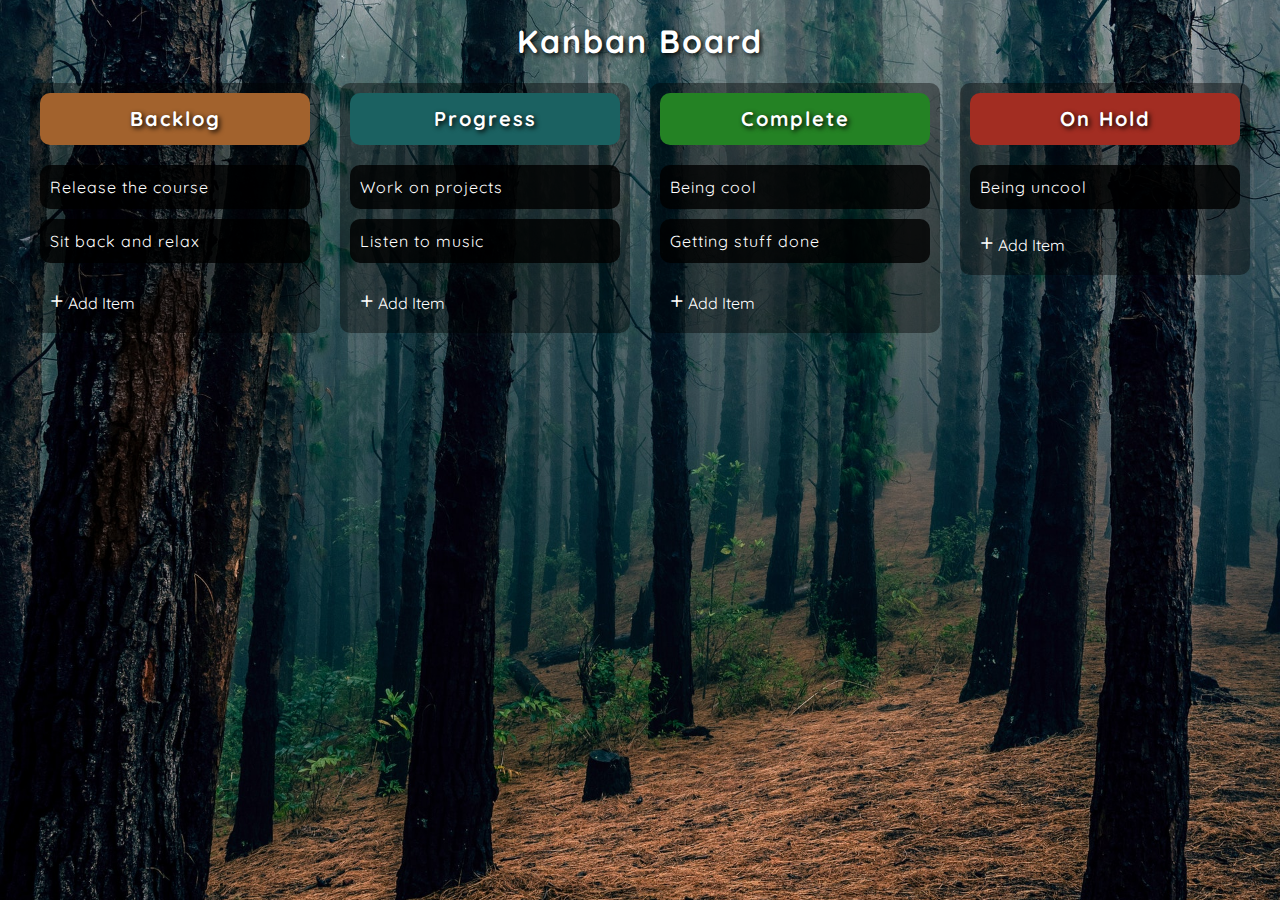
<file: drag-and-drop/index.html>
<!DOCTYPE html>
<html lang="en">
<head>
    <meta charset="UTF-8">
    <meta name="viewport" content="width=device-width, initial-scale=1.0">
    <title>Drag and Drop</title>
    <link rel="icon" type="image/png" href="favicon.png">
    <link rel="stylesheet" href="style.css">
</head>
<body>
    <h1 class="main-title">Kanban Board</h1>
    <div class="drag-container">
        <ul class="drag-list">
            <!-- Backlog Column -->
            <li class="drag-column backlog-column">
                <span class="header">
                    <h1>Backlog</h1>
                </span>
                <!-- Backlog Content -->
                <div class="custom-scroll">
                    <ul class="drag-item-list" id="backlog-list" ondrop="drop(event)" ondragover="allowDrop(event)" ondragenter="dragEnter(0)">
                    </ul>
                </div>
                <!-- Add Button Group -->
                <div class="add-btn-group">
                    <div class="add-btn">
                        <span class="plus-sign">+</span>
                        <span>Add Item</span>
                    </div>
                    <div class="add-btn solid">
                        <span>Save Item</span>
                    </div>
                    <div class="add-container">
                        <div class="add-item"></div>
                    </div>
                </div>
            </li>
            <!-- Progress Column -->
            <li class="drag-column progress-column">
                <span class="header">
                    <h1>Progress</h1>
                </span>
                <!-- Progress Content -->
                <div class="custom-scroll">
                    <ul class="drag-item-list" id="progress-list" ondrop="drop(event)" ondragover="allowDrop(event)" ondragenter="dragEnter(1)">
                    </ul>
                </div>
                <!-- Add Button Group -->
                <div class="add-btn-group">
                    <div class="add-btn">
                        <span class="plus-sign">+</span>
                        <span>Add Item</span>
                    </div>
                    <div class="add-btn solid">
                        <span>Save Item</span>
                    </div>
                    <div class="add-container">
                        <div class="add-item"></div>
                    </div>
                </div>
            </li>
            <!-- Complete Column -->
            <li class="drag-column complete-column">
                <span class="header">
                    <h1>Complete</h1>
                </span>
                <!-- Complete Content -->
                <div class="custom-scroll">
                    <ul class="drag-item-list" id="complete-list" ondrop="drop(event)" ondragover="allowDrop(event)" ondragenter="dragEnter(2)">
                    </ul>
                </div>
                <!-- Add Button Group -->
                <div class="add-btn-group">
                    <div class="add-btn">
                        <span class="plus-sign">+</span>
                        <span>Add Item</span>
                    </div>
                    <div class="add-btn solid">
                        <span>Save Item</span>
                    </div>
                    <div class="add-container">
                        <div class="add-item"></div>
                    </div>
                </div>
            </li>
            <!-- On Hold Column -->
            <li class="drag-column on-hold-column">
                <span class="header">
                    <h1>On Hold</h1>
                </span>
                <!-- On Hold Content -->
                <div class="custom-scroll">
                    <ul class="drag-item-list" id="on-hold-list" ondrop="drop(event)" ondragover="allowDrop(event)" ondragenter="dragEnter(3)">
                    </ul>
                </div>
                <!-- Add Button Group -->
                <div class="add-btn-group">
                    <div class="add-btn">
                        <span class="plus-sign">+</span>
                        <span>Add Item</span>
                    </div>
                    <div class="add-btn solid">
                        <span>Save Item</span>
                    </div>
                    <div class="add-container">
                        <div class="add-item"></div>
                    </div>
                </div>
            </li>
        </ul>
    </div>
    <!-- Script -->
    <script src="script.js"></script>
</body>
</html>
</file>
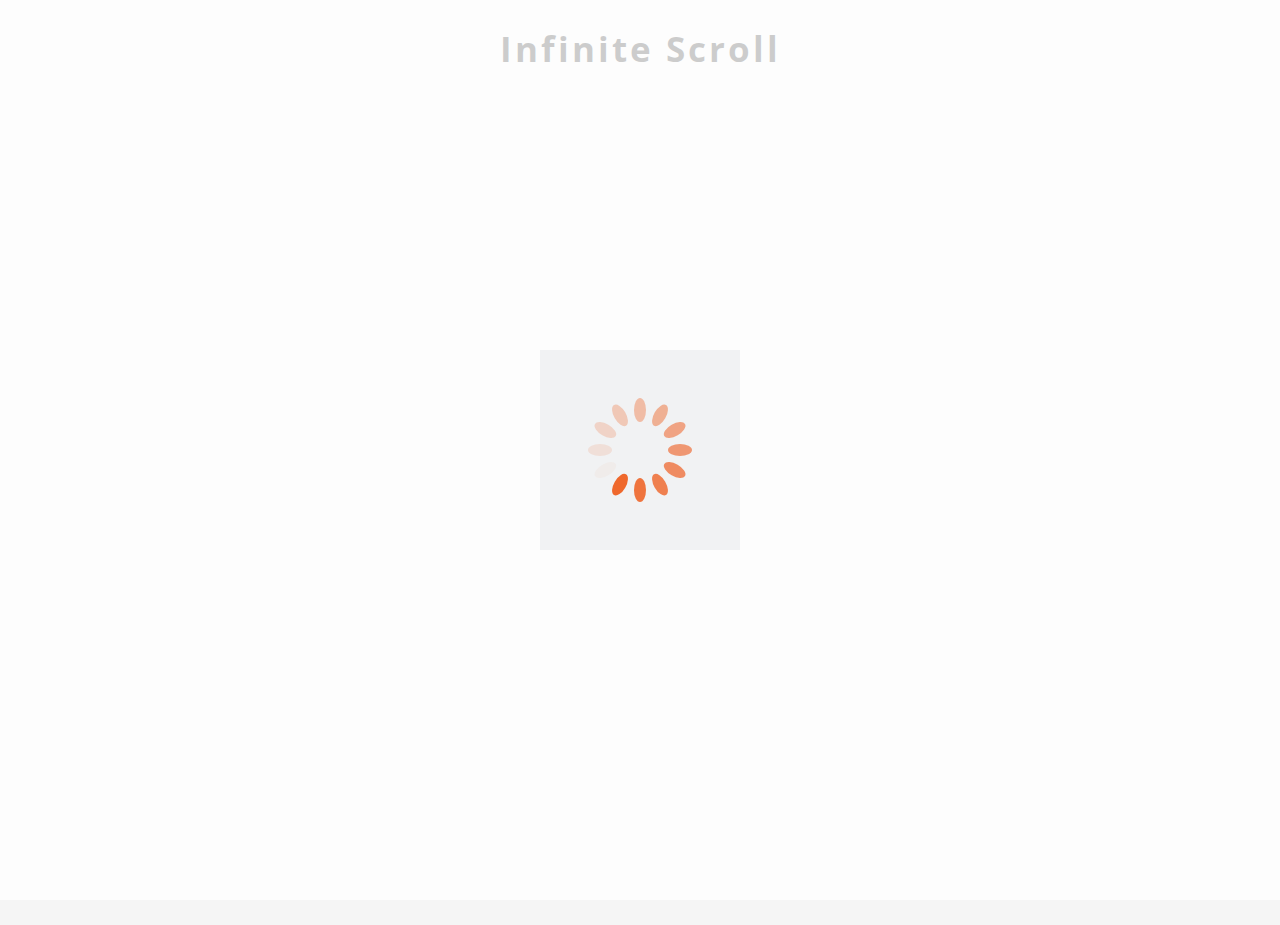
<file: infinity-scroll/index.html>
<!DOCTYPE html>
<html lang="en">
<head>
    <meta charset="UTF-8">
    <meta name="viewport" content="width=device-width, initial-scale=1.0">
    <title>Infinite Scroll</title>
    <link rel="icon" type="image/png" href="favicon.png">
    <link rel="stylesheet" href="https://cdnjs.cloudflare.com/ajax/libs/font-awesome/5.10.2/css/all.min.css"/>
    <link rel="stylesheet" href="style.css">
</head>
<body>
    <!-- Title -->
    <h1>Infinite Scroll</h1>
    <!-- Loader -->
    <div class="loader" id="loader">
        <img src="loader.svg" alt="Loading">
    </div>
    <!-- Image Container -->
    <div class="image-container" id="image-container"></div>
    <!-- Script -->
    <script src="script.js"></script>
</body>
</html>
</file>
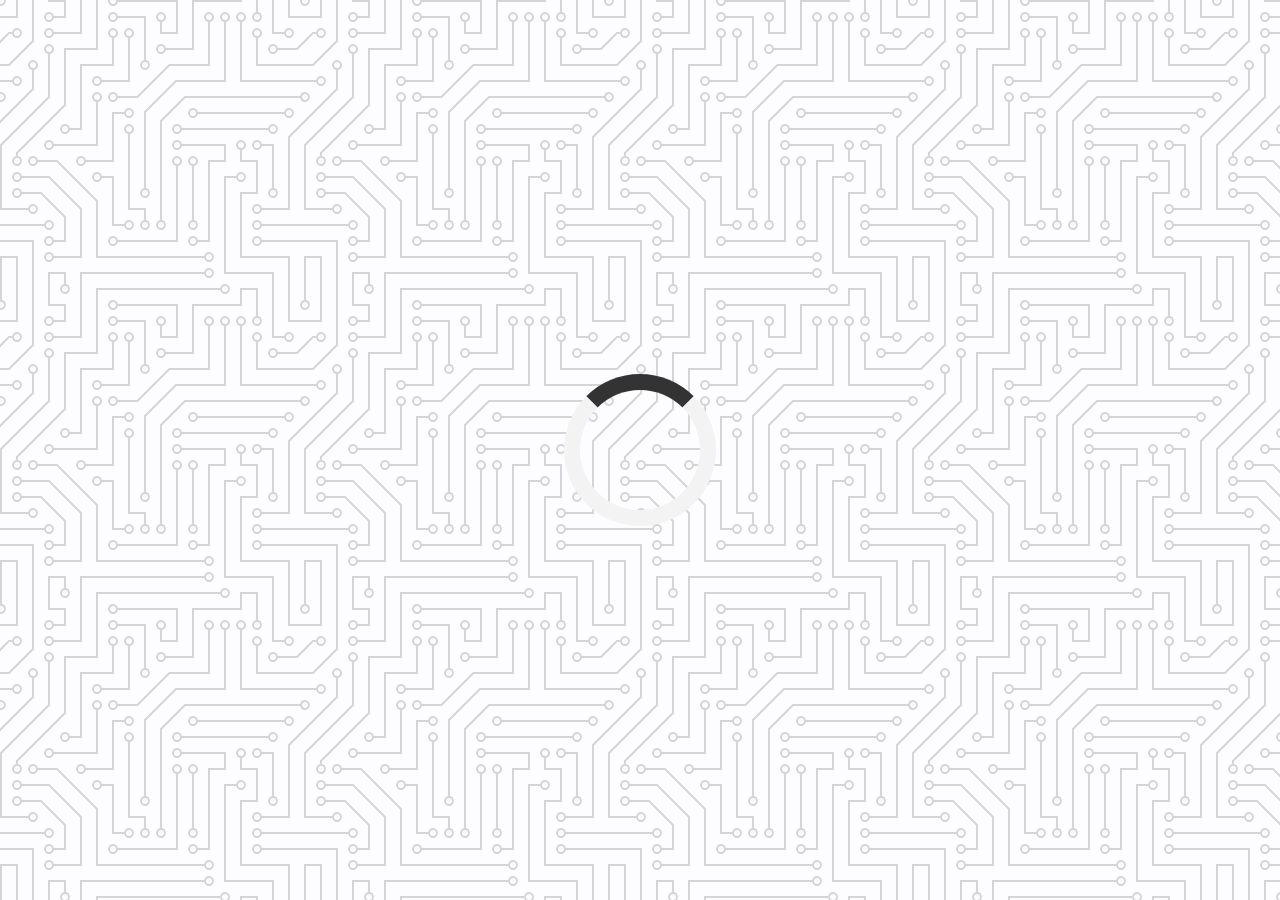
<file: quote-generator/index.html>
<!DOCTYPE html>
<html lang="en">
<head>
    <meta charset="UTF-8">
    <meta name="viewport" content="width=device-width, initial-scale=1.0">
    <title>Quote Generator</title>
    <link rel="icon" type="image/png" href="favicon.png">
    <link rel="stylesheet" href="https://cdnjs.cloudflare.com/ajax/libs/font-awesome/5.10.2/css/all.min.css"/>
    <link rel="stylesheet" href="style.css">
</head>
<body>
    <div class="quote-container" id="quote-container">
        <!-- Quote -->
        <div class="quote-text">
            <i class="fas fa-quote-left"></i>
            <!-- use id to target the element -->
            <span id="quote"></span>
        </div>
        <!-- Author -->
        <div class="quote-author">
            <span id="author"></span>
        </div>
        <!-- Buttons -->
        <div class="button-container">
            <button class="twitter-button" id="twitter" title="Tweet This">
                <i class="fab fa-twitter"></i>
            </button>
            <button id="new-quote">New Quote</button>
        </div>
    </div>
    <!-- Loader -->
    <div class="loader" id="loader"></div>
    <!-- Script -->
    <script src="script.js"></script>
</body>
</html>
</file>
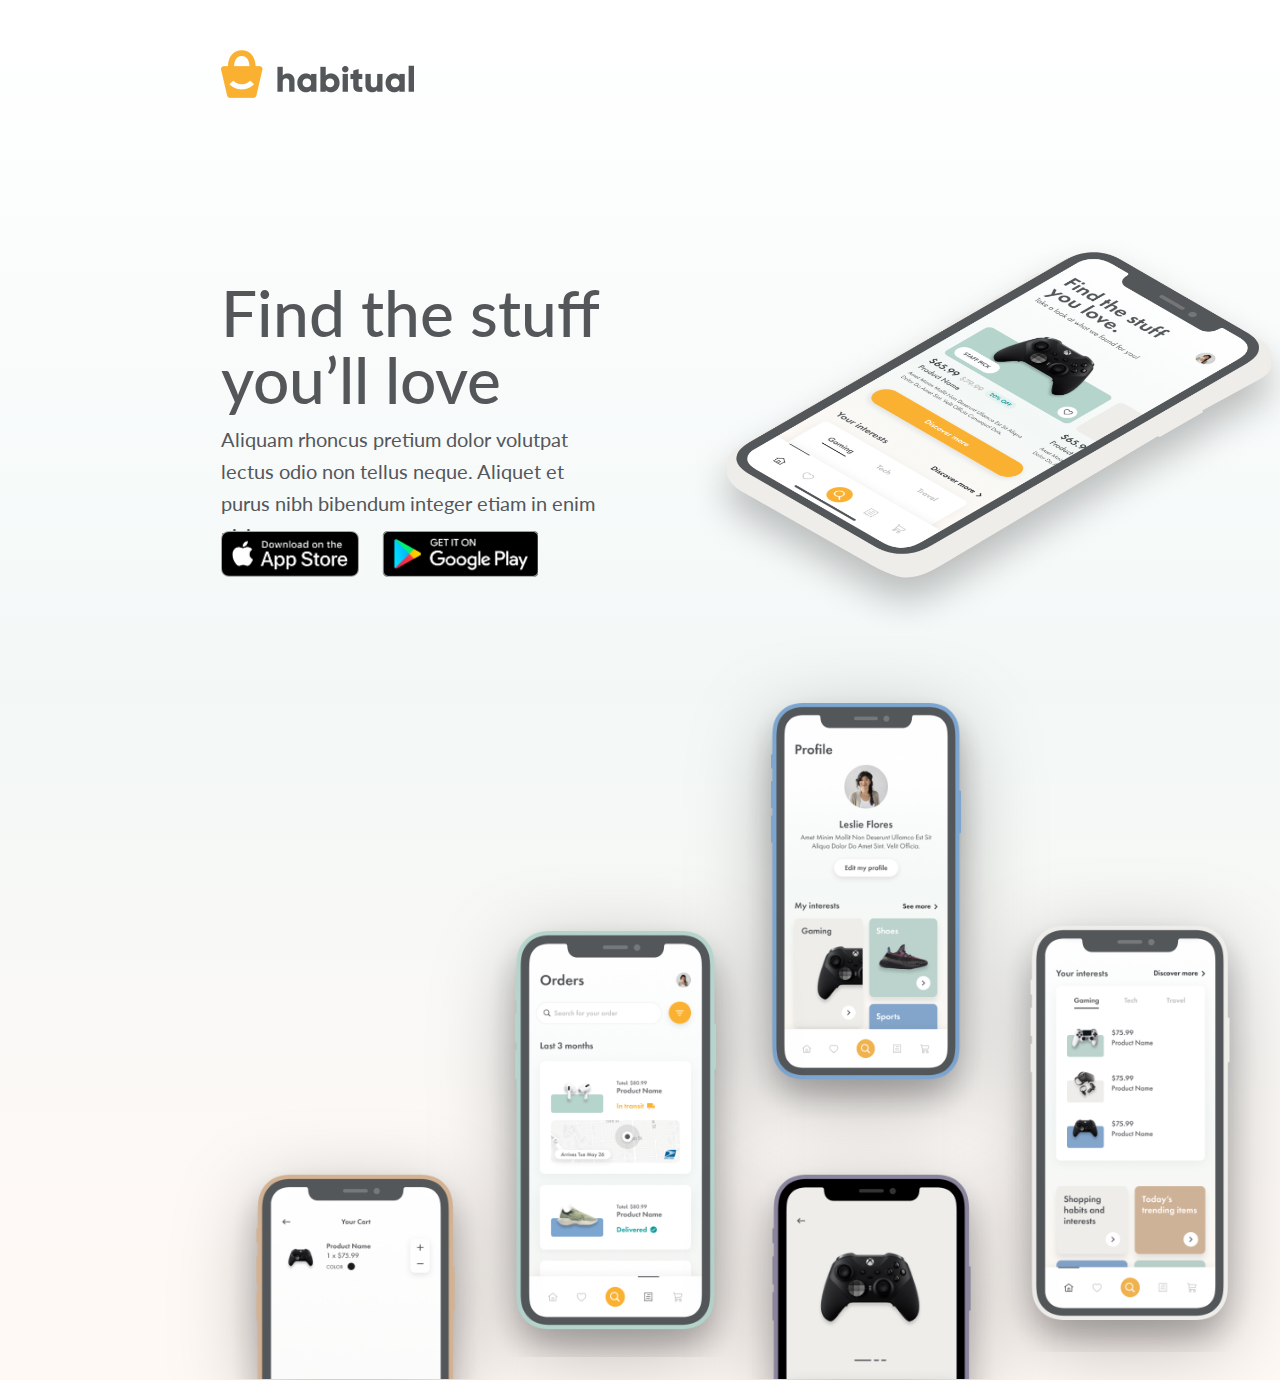
<file: splash-page/index.html>
<!DOCTYPE html>
<html lang="en">
<head>
    <meta charset="UTF-8">
    <meta name="viewport" content="width=device-width, initial-scale=1.0">
    <title>Splash Page</title>
    <link rel="icon" type="image/png" href="favicon.png">
    <link rel="stylesheet" href="style.css">
</head>
<body>
    <div class="wrapper">
        <!-- Brand Logo -->
        <img src="./img/habitual-branding.png" alt="Habitual Logo" class="brand-img">
        <!-- Title -->
        <div class="text-container">
            <h1 class="title">Find the stuff you’ll love</h1>
            <p class="text">Aliquam rhoncus pretium dolor volutpat lectus odio non tellus neque. Aliquet et purus nibh bibendum integer etiam in enim nisi.</p>
        </div>
        <div class="app-store-btn">
            <a href="https://apple.com" target="_blank">
                <img src="./img/app-store-button.png" alt="App Store"></a>
        </div>
        <div class="google-play-btn">
            <a href="https://play.google.com" target="_blank">
                <img src="./img/google-play-button.png" alt="Google Play">
            </a>
        </div>
        <!-- Main Image -->
        <div class="main-image-container">
            <img src="./img/main-image.png" alt="Landing Page Mockup">
        </div>
        <!-- Images -->
        <img src="./img/profile.png" alt="Profile Mockup" class="profile-img">
        <img src="./img/orders.png" alt="Orders Mockup" class="orders-img">
        <img src="./img/home.png" alt="Home Mockup" class="home-img">
        <img src="./img/cart.png" alt="Cart Mockup" class="cart-img">
        <img src="./img/product.png" alt="Product Mockup" class="product-img">
    </div>
    <!-- Script -->
    <script src="script.js"></script>
</body>
</html>
</file>
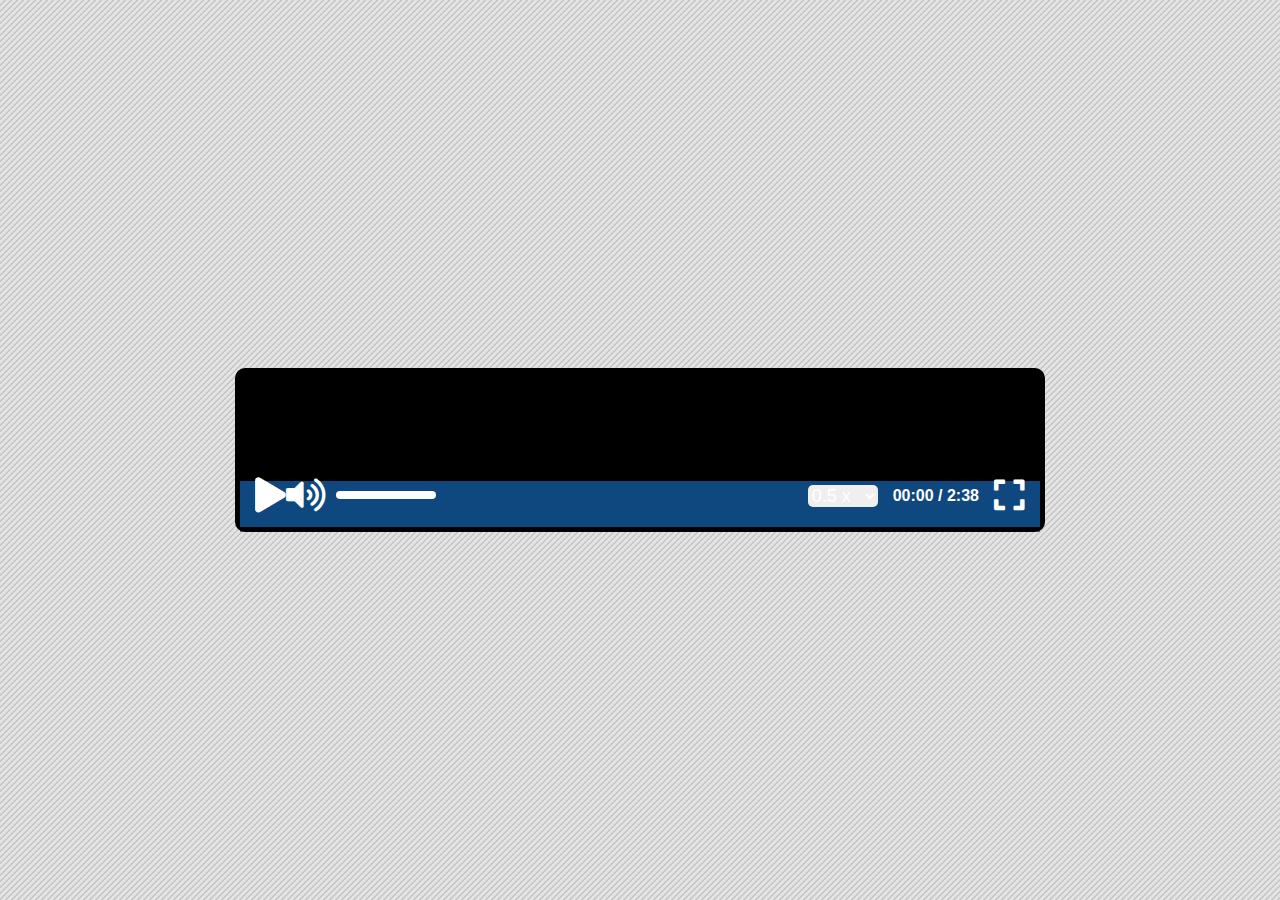
<file: video-player/index.html>
<!DOCTYPE html>
<html lang="en">
<head>
    <meta charset="UTF-8">
    <meta name="viewport" content="width=device-width, initial-scale=1.0">
    <title>Custom Video Player</title>
    <link rel="icon" type="image/png" href="favicon.png">
    <link rel="stylesheet" href="https://cdnjs.cloudflare.com/ajax/libs/font-awesome/5.10.2/css/all.min.css"/>
    <link rel="stylesheet" href="style.css">
</head>
<body>
    <!-- Car Racing (1080P)-->
    <!-- https://pixabay.com/videos/download/video-41758_source.mp4?attachment -->
    <!-- Lake (4K) -->
    <!-- https://pixabay.com/videos/download/video-28745_source.mp4?attachment -->
    <!-- Ocean (720P)-->
    <!-- https://pixabay.com/videos/download/video-31377_tiny.mp4?attachment -->
    <div class="player">
        <video src="https://pixabay.com/videos/download/video-31377_tiny.mp4?attachment" class="video"></video>
        <!-- Show Controls -->
        <div class="show-controls">
            <!-- Controls Container -->
            <div class="controls-container">
                <!-- Progress Bar -->
                <div class="progress-range" title="Seek">
                    <div class="progress-bar"></div>
                </div>
                <div class="control-group">
                    <div class="controls-left">
                        <!-- Play/Pause -->
                        <i class="fas fa-play" title="Play" id="play-btn"></i>
                        <!-- Volume -->
                        <div class="volume">
                            <div class="volume-icon">
                                <i class="fas fa-volume-up" title="Mute" id="volume-icon"></i>
                            </div>
                            <div class="volume-range" title="Change Volume">
                                <div class="volume-bar"></div>
                            </div>
                        </div>
                    </div>
    
                    <!-- Right Controls -->
                    <div class="controls-right">
                        <div class="speed" title="Playnack Rate">
                            <select name="playbackRate" class="player-speed">
                                <option value="0.5">0.5 x</option>
                                <option value="0.75">0.75 x</option>
                                <option value="1">1 x</option>
                                <option value="1.5">1.5 x</option>
                                <option value="2">2 x</option>
                            </select>
                        </div>
                        <!-- Time -->
                        <div class="time">
                            <span class="time-elapsed">00:00 / </span>
                            <span class="time-duration">2:38</span>
                        </div>
                        <!-- Full Screen -->
                        <div class="fullscreen">
                            <i class="fas fa-expand"></i>
                        </div>
                    </div>
                </div>
            </div>
        </div>
    </div> 
    <!-- Script -->
    <script src="script.js"></script>
</body>
</html>
</file>
<file: drag-and-drop/style.css>
/* Trees Image - Pexels: https://www.pexels.com/photo/photo-of-trees-in-forest-3801030/ */
@import url("https://fonts.googleapis.com/css?family=Quicksand&display=swap");

html {
  box-sizing: border-box;
}

:root {
  --column-1: #a2622d;
  --column-2: #1b6161;
  --column-3: #248224;
  --column-4: #a22d22;
}

body {
  margin: 0;
  background: url("./trees.jpg");
  background-size: cover;
  background-position: 50% 60%;
  background-attachment: fixed;
  color: white;
  font-family: Quicksand, sans-serif;
  overflow-y: hidden;
}

h1 {
  letter-spacing: 2px;
  text-shadow: 2px 2px 5px black;
}

.main-title {
  text-align: center;
  font-size: 3rem;
}

ul {
  list-style-type: none;
  margin: 0;
  padding: 0;
}

.drag-container {
  margin: 20px;
}

.drag-list {
  display: flex;
  align-items: flex-start;
}

/* Columns */
.drag-column {
  flex: 1;
  margin: 0 10px;
  position: relative;
  background-color: rgba(0, 0, 0, 0.4);
  border-radius: 10px;
  overflow-x: hidden;
}

.backlog-column .header,
.backlog-column .solid,
.backlog-column .solid:hover,
.backlog-column .over {
  background-color: var(--column-1);
}

.progress-column .header,
.progress-column .solid,
.progress-column .solid:hover,
.progress-column .over {
  background-color: var(--column-2);
}

.complete-column .header,
.complete-column .solid,
.complete-column .solid:hover,
.complete-column .over {
  background-color: var(--column-3);
}

.on-hold-column .header,
.on-hold-column .solid,
.on-hold-column .solid:hover,
.on-hold-column .over {
  background-color: var(--column-4);
}

/* Custom Scrollbar */
.custom-scroll {
  overflow-y: auto;
  max-height: 40vh;
}

.custom-scroll::-webkit-scrollbar-track {
  box-shadow: inset 0 0 6px rgba(0, 0, 0, 0.4);
  border-radius: 10px;
  background-color: rgba(255, 255, 255, 0.3);
  margin-right: 5px;
}

.custom-scroll::-webkit-scrollbar {
  width: 10px;
}

.custom-scroll::-webkit-scrollbar-thumb {
  border-radius: 10px;
  box-shadow: inset 0 0 6px rgba(0, 0, 0, 0.3);
  background-color: rgba(0, 0, 0, 0.8);
}

.header {
  display: flex;
  justify-content: center;
  border-radius: 10px;
  margin: 10px;
}

.header h1 {
  font-size: 1.25rem;
}

/* Drag and Drop */
.over {
  padding: 50px 10px;
}

.drag-item-list {
  min-height: 50px;
}

.drag-item {
  margin: 10px;
  padding: 10px;
  height: fit-content;
  background-color: rgba(0, 0, 0, 0.8);
  border-radius: 10px;
  line-height: 1.5rem;
  letter-spacing: 1px;
  cursor: pointer;
}

.drag-item:focus {
  outline: none;
  background-color: white;
  color: black;
}

/* Add Button Group */
.add-btn-group {
  display: flex;
  justify-content: space-between;
}

.add-btn {
  margin: 10px;
  padding: 5px 10px;
  display: flex;
  align-items: center;
  cursor: pointer;
  width: fit-content;
  border-radius: 5px;
  transition: all 0.3s ease-in;
  user-select: none;
}

.add-btn:hover {
  background-color: rgba(255, 255, 255, 0.9);
  color: black;
}

.add-btn:active {
  transform: scale(0.97);
}

.solid {
  display: none;
}

.solid:hover {
  transition: unset;
  filter: brightness(95%);
  color: white;
}

.plus-sign {
  font-size: 1.5rem;
  margin-right: 5px;
  position: relative;
  top: -3px;
}

.add-container {
  margin: 10px;
  padding: 5px 10px;
  border-radius: 10px;
  background-color: rgba(255, 255, 255, 0.9);
  min-height: 100px;
  display: none;
}

.add-item {
  width: 100%;
  min-height: 100px;
  height: auto;
  background-color: white;
  border-radius: 10px;
  margin: 5px auto;
  resize: none;
  color: black;
  padding: 10px;
}

.add-item:focus {
  outline: none;
}

/* Media Query: Laptop */
@media screen and (max-width: 1800px) {
  .main-title {
    font-size: 2rem;
  }
}

/* Media Query: Large Smartphone (Vertical) */
@media screen and (max-width: 600px) {
  body {
    overflow-y: auto;
  }

  .drag-container {
    margin: 0;
  }

  .drag-list {
    display: block;
  }

  .drag-column {
    margin: 10px;
  }
}
</file>
<file: infinity-scroll/style.css>
@import url('https://fonts.googleapis.com/css2?family=Open+Sans:wght@600&display=swap');

html {
  box-sizing: border-box;
}

body {
  margin: 0;
  min-height: 100vh;
  font-family: 'Open Sans', sans-serif;
  background: whitesmoke;
}

h1 {
    text-align: center;
    margin-top: 25px;
    font-size: 35px;
    letter-spacing: 3px;
}

/* Loader */
.loader {
  position: fixed;
  top: 0;
  bottom: 0;
  left: 0;
  right: 0;
  background: rgba(255, 255, 255, 0.8);
}

/* img element inside the loader div */
.loader img {
  position: fixed;
  top: 50%;
  left: 50%;
  /* The transform CSS property lets you rotate, scale, skew, or translate an element. 
  It modifies the coordinate space of the CSS visual formatting model. 
  https://developer.mozilla.org/en-US/docs/Web/CSS/transform 
  保证了屏幕被拖拽变形之后仍然能够根据当前页面大小进行匹配 找到中间位置
  */
  transform: translate(-50%, -50%); 
}

/* Image Container */
.image-container {
  margin: 10px 30%;
}

.image-container img {
  width: 100%;
  margin-top: 8px;
}

/* Media Query: Large Smartphone */
@media screen and (max-width: 600px) {
  h1 {
    font-size: 28px;
  }

  .image-container {
    margin: 10px;
  }
}
</file>
<file: quote-generator/style.css>
@import url('https://fonts.googleapis.com/css2?family=Montserrat:ital@1&display=swap');

html {
  box-sizing: border-box;
}

body {
  margin: 0;
  min-height: 100vh;
  color: #000;
  background-color: #fdfcff;
  background-image: url("data:image/svg+xml,%3Csvg xmlns='http://www.w3.org/2000/svg' viewBox='0 0 304 304' width='304' height='304'%3E%3Cpath fill='%23101011' fill-opacity='0.17' d='M44.1 224a5 5 0 1 1 0 2H0v-2h44.1zm160 48a5 5 0 1 1 0 2H82v-2h122.1zm57.8-46a5 5 0 1 1 0-2H304v2h-42.1zm0 16a5 5 0 1 1 0-2H304v2h-42.1zm6.2-114a5 5 0 1 1 0 2h-86.2a5 5 0 1 1 0-2h86.2zm-256-48a5 5 0 1 1 0 2H0v-2h12.1zm185.8 34a5 5 0 1 1 0-2h86.2a5 5 0 1 1 0 2h-86.2zM258 12.1a5 5 0 1 1-2 0V0h2v12.1zm-64 208a5 5 0 1 1-2 0v-54.2a5 5 0 1 1 2 0v54.2zm48-198.2V80h62v2h-64V21.9a5 5 0 1 1 2 0zm16 16V64h46v2h-48V37.9a5 5 0 1 1 2 0zm-128 96V208h16v12.1a5 5 0 1 1-2 0V210h-16v-76.1a5 5 0 1 1 2 0zm-5.9-21.9a5 5 0 1 1 0 2H114v48H85.9a5 5 0 1 1 0-2H112v-48h12.1zm-6.2 130a5 5 0 1 1 0-2H176v-74.1a5 5 0 1 1 2 0V242h-60.1zm-16-64a5 5 0 1 1 0-2H114v48h10.1a5 5 0 1 1 0 2H112v-48h-10.1zM66 284.1a5 5 0 1 1-2 0V274H50v30h-2v-32h18v12.1zM236.1 176a5 5 0 1 1 0 2H226v94h48v32h-2v-30h-48v-98h12.1zm25.8-30a5 5 0 1 1 0-2H274v44.1a5 5 0 1 1-2 0V146h-10.1zm-64 96a5 5 0 1 1 0-2H208v-80h16v-14h-42.1a5 5 0 1 1 0-2H226v18h-16v80h-12.1zm86.2-210a5 5 0 1 1 0 2H272V0h2v32h10.1zM98 101.9V146H53.9a5 5 0 1 1 0-2H96v-42.1a5 5 0 1 1 2 0zM53.9 34a5 5 0 1 1 0-2H80V0h2v34H53.9zm60.1 3.9V66H82v64H69.9a5 5 0 1 1 0-2H80V64h32V37.9a5 5 0 1 1 2 0zM101.9 82a5 5 0 1 1 0-2H128V37.9a5 5 0 1 1 2 0V82h-28.1zm16-64a5 5 0 1 1 0-2H146v44.1a5 5 0 1 1-2 0V18h-26.1zm102.2 270a5 5 0 1 1 0 2H98v14h-2v-16h124.1zM242 149.9V160h16v34h-16v62h48v48h-2v-46h-48v-66h16v-30h-16v-12.1a5 5 0 1 1 2 0zM53.9 18a5 5 0 1 1 0-2H64V2H48V0h18v18H53.9zm112 32a5 5 0 1 1 0-2H192V0h50v2h-48v48h-28.1zm-48-48a5 5 0 0 1-9.8-2h2.07a3 3 0 1 0 5.66 0H178v34h-18V21.9a5 5 0 1 1 2 0V32h14V2h-58.1zm0 96a5 5 0 1 1 0-2H137l32-32h39V21.9a5 5 0 1 1 2 0V66h-40.17l-32 32H117.9zm28.1 90.1a5 5 0 1 1-2 0v-76.51L175.59 80H224V21.9a5 5 0 1 1 2 0V82h-49.59L146 112.41v75.69zm16 32a5 5 0 1 1-2 0v-99.51L184.59 96H300.1a5 5 0 0 1 3.9-3.9v2.07a3 3 0 0 0 0 5.66v2.07a5 5 0 0 1-3.9-3.9H185.41L162 121.41v98.69zm-144-64a5 5 0 1 1-2 0v-3.51l48-48V48h32V0h2v50H66v55.41l-48 48v2.69zM50 53.9v43.51l-48 48V208h26.1a5 5 0 1 1 0 2H0v-65.41l48-48V53.9a5 5 0 1 1 2 0zm-16 16V89.41l-34 34v-2.82l32-32V69.9a5 5 0 1 1 2 0zM12.1 32a5 5 0 1 1 0 2H9.41L0 43.41V40.6L8.59 32h3.51zm265.8 18a5 5 0 1 1 0-2h18.69l7.41-7.41v2.82L297.41 50H277.9zm-16 160a5 5 0 1 1 0-2H288v-71.41l16-16v2.82l-14 14V210h-28.1zm-208 32a5 5 0 1 1 0-2H64v-22.59L40.59 194H21.9a5 5 0 1 1 0-2H41.41L66 216.59V242H53.9zm150.2 14a5 5 0 1 1 0 2H96v-56.6L56.6 162H37.9a5 5 0 1 1 0-2h19.5L98 200.6V256h106.1zm-150.2 2a5 5 0 1 1 0-2H80v-46.59L48.59 178H21.9a5 5 0 1 1 0-2H49.41L82 208.59V258H53.9zM34 39.8v1.61L9.41 66H0v-2h8.59L32 40.59V0h2v39.8zM2 300.1a5 5 0 0 1 3.9 3.9H3.83A3 3 0 0 0 0 302.17V256h18v48h-2v-46H2v42.1zM34 241v63h-2v-62H0v-2h34v1zM17 18H0v-2h16V0h2v18h-1zm273-2h14v2h-16V0h2v16zm-32 273v15h-2v-14h-14v14h-2v-16h18v1zM0 92.1A5.02 5.02 0 0 1 6 97a5 5 0 0 1-6 4.9v-2.07a3 3 0 1 0 0-5.66V92.1zM80 272h2v32h-2v-32zm37.9 32h-2.07a3 3 0 0 0-5.66 0h-2.07a5 5 0 0 1 9.8 0zM5.9 0A5.02 5.02 0 0 1 0 5.9V3.83A3 3 0 0 0 3.83 0H5.9zm294.2 0h2.07A3 3 0 0 0 304 3.83V5.9a5 5 0 0 1-3.9-5.9zm3.9 300.1v2.07a3 3 0 0 0-1.83 1.83h-2.07a5 5 0 0 1 3.9-3.9zM97 100a3 3 0 1 0 0-6 3 3 0 0 0 0 6zm0-16a3 3 0 1 0 0-6 3 3 0 0 0 0 6zm16 16a3 3 0 1 0 0-6 3 3 0 0 0 0 6zm16 16a3 3 0 1 0 0-6 3 3 0 0 0 0 6zm0 16a3 3 0 1 0 0-6 3 3 0 0 0 0 6zm-48 32a3 3 0 1 0 0-6 3 3 0 0 0 0 6zm16 16a3 3 0 1 0 0-6 3 3 0 0 0 0 6zm32 48a3 3 0 1 0 0-6 3 3 0 0 0 0 6zm-16 16a3 3 0 1 0 0-6 3 3 0 0 0 0 6zm32-16a3 3 0 1 0 0-6 3 3 0 0 0 0 6zm0-32a3 3 0 1 0 0-6 3 3 0 0 0 0 6zm16 32a3 3 0 1 0 0-6 3 3 0 0 0 0 6zm32 16a3 3 0 1 0 0-6 3 3 0 0 0 0 6zm0-16a3 3 0 1 0 0-6 3 3 0 0 0 0 6zm-16-64a3 3 0 1 0 0-6 3 3 0 0 0 0 6zm16 0a3 3 0 1 0 0-6 3 3 0 0 0 0 6zm16 96a3 3 0 1 0 0-6 3 3 0 0 0 0 6zm0 16a3 3 0 1 0 0-6 3 3 0 0 0 0 6zm16 16a3 3 0 1 0 0-6 3 3 0 0 0 0 6zm16-144a3 3 0 1 0 0-6 3 3 0 0 0 0 6zm0 32a3 3 0 1 0 0-6 3 3 0 0 0 0 6zm16-32a3 3 0 1 0 0-6 3 3 0 0 0 0 6zm16-16a3 3 0 1 0 0-6 3 3 0 0 0 0 6zm-96 0a3 3 0 1 0 0-6 3 3 0 0 0 0 6zm0 16a3 3 0 1 0 0-6 3 3 0 0 0 0 6zm16-32a3 3 0 1 0 0-6 3 3 0 0 0 0 6zm96 0a3 3 0 1 0 0-6 3 3 0 0 0 0 6zm-16-64a3 3 0 1 0 0-6 3 3 0 0 0 0 6zm16-16a3 3 0 1 0 0-6 3 3 0 0 0 0 6zm-32 0a3 3 0 1 0 0-6 3 3 0 0 0 0 6zm0-16a3 3 0 1 0 0-6 3 3 0 0 0 0 6zm-16 0a3 3 0 1 0 0-6 3 3 0 0 0 0 6zm-16 0a3 3 0 1 0 0-6 3 3 0 0 0 0 6zm-16 0a3 3 0 1 0 0-6 3 3 0 0 0 0 6zM49 36a3 3 0 1 0 0-6 3 3 0 0 0 0 6zm-32 0a3 3 0 1 0 0-6 3 3 0 0 0 0 6zm32 16a3 3 0 1 0 0-6 3 3 0 0 0 0 6zM33 68a3 3 0 1 0 0-6 3 3 0 0 0 0 6zm16-48a3 3 0 1 0 0-6 3 3 0 0 0 0 6zm0 240a3 3 0 1 0 0-6 3 3 0 0 0 0 6zm16 32a3 3 0 1 0 0-6 3 3 0 0 0 0 6zm-16-64a3 3 0 1 0 0-6 3 3 0 0 0 0 6zm0 16a3 3 0 1 0 0-6 3 3 0 0 0 0 6zm-16-32a3 3 0 1 0 0-6 3 3 0 0 0 0 6zm80-176a3 3 0 1 0 0-6 3 3 0 0 0 0 6zm16 0a3 3 0 1 0 0-6 3 3 0 0 0 0 6zm-16-16a3 3 0 1 0 0-6 3 3 0 0 0 0 6zm32 48a3 3 0 1 0 0-6 3 3 0 0 0 0 6zm16-16a3 3 0 1 0 0-6 3 3 0 0 0 0 6zm0-32a3 3 0 1 0 0-6 3 3 0 0 0 0 6zm112 176a3 3 0 1 0 0-6 3 3 0 0 0 0 6zm-16 16a3 3 0 1 0 0-6 3 3 0 0 0 0 6zm0 16a3 3 0 1 0 0-6 3 3 0 0 0 0 6zm0 16a3 3 0 1 0 0-6 3 3 0 0 0 0 6zM17 180a3 3 0 1 0 0-6 3 3 0 0 0 0 6zm0 16a3 3 0 1 0 0-6 3 3 0 0 0 0 6zm0-32a3 3 0 1 0 0-6 3 3 0 0 0 0 6zm16 0a3 3 0 1 0 0-6 3 3 0 0 0 0 6zM17 84a3 3 0 1 0 0-6 3 3 0 0 0 0 6zm32 64a3 3 0 1 0 0-6 3 3 0 0 0 0 6zm16-16a3 3 0 1 0 0-6 3 3 0 0 0 0 6z'%3E%3C/path%3E%3C/svg%3E");
  font-family: 'Montserrat', sans-serif;
  font-weight: 500;
  text-align: center;
  display: flex;
  align-items: center;
  justify-content: center;
}

.quote-container {
  width: auto;
  max-width: 900px;
  padding: 20px 30px;
  border-radius: 10px;
  background-color: rgba(255, 255, 255, 0.4);
  box-shadow: 0 10px 10px 10px rgba(0, 0, 0, 0.2);
}

.quote-text {
  /* rem stands for relative size compared to the root element, root HTML element default size is 16px, 
  this help us maintain a consistent and responsive design */
  font-size: 2.75rem;
}

/* 在JS中进行选择 long-quote OR quote-text  */
.long-quote {
  font-size: 2rem;
}

/* 调整左边的引号 */
.fa-quote-left {
  font-size: 4rem;
}

.quote-author {
  margin-top: 15px;
  font-size: 2rem;
  font-weight: 400;
  font-style: italic;
}

/* 调整button所在的container */
.button-container {
  margin-top: 15px;
  display: flex;
  justify-content: space-between;
}

button {
  cursor: pointer;
  font-size: 1.2rem;
  height: 2.5rem;
  border: none;
  border-radius: 10px;
  color: #fff;
  background: #333;
  outline: none;
  padding: 0.5rem 1.8rem;
  box-shadow: 0 0.3rem rgba(121, 121, 121, 0.65);
}

button:hover {
  filter: brightness(120%);
}

button:active {
  transform: translate(0, 0.3rem);
  box-shadow: 0 0.1rem rgba(255, 255, 255, 0.65);
}

.twitter-button:hover {
  color: #38a1f3;
}

.fa-twitter {
  font-size: 1.5rem;
}

.loader {
  border: 16px solid #f3f3f3; /* Light grey */
  border-top: 16px solid #333; 
  border-radius: 50%;
  width: 120px;
  height: 120px;
  animation: spin 2s linear infinite;
}

@keyframes spin {
  0% { transform: rotate(0deg); }
  100% { transform: rotate(360deg); }
}

/* Media Query: Tablet or Smaller */
@media screen and (max-width: 1000px) {
  .quote-container {
    margin: auto 10px
  }

  .quote-text {
    font-size: 2.5rem;
  }
}
</file>
<file: splash-page/style.css>
@import url('https://fonts.googleapis.com/css2?family=Lato:wght@300&display=swap');

html {
  box-sizing: border-box;
}

body {
  margin: 0;
  overflow-x: hidden; /*隐藏多余的 horizontal bar */
  font-family: 'Lato', sans-serif;
  color: #54575A;
  background: linear-gradient(180deg, #FFFFFF 0%, #F3F8F7 49.91%, #FFF9F5 94.19%)
}

.wrapper {
  position: relative;
  width: 1440px;
  min-height: 1380px;
  margin: auto;
}

.brand-img {
  position: absolute;
  width: 193px;
  height: 47.64px;
  left: 221px;
  top: 50.25px;
}


.title {
  position: absolute;
  width: 458px;
  height: 135px;
  left: 221px;
  top: 236px;

  font-style: normal;
  font-weight: 500;
  font-size: 64px;
  line-height: 67px;
}

.text {
  position: absolute;
  width: 394px;
  height: 96px;
  left: 221px;
  top: 403px;

  font-style: normal;
  font-weight: normal;
  font-size: 20px;
  line-height: 32px;
}

.app-store-btn {
  position: absolute;
  width: 138.44px;
  height: 46.28px;
  left: 221px;
  top: 531px;
}

.app-store-btn img {
  width: 138.44px;
  height: 46.28px;
}

.google-play-btn {
  position: absolute;
  width: 156.19px;
  height: 46.28px;
  left: 381.81px;
  top: 531px;
}

.google-play-btn img {
  width: 156.19px;
  height: 46.28px;
}

.main-image-container {
  position: absolute;
  width: 535.72px;
  height: 309.27px;
  left: 683.28px;
  top: 229.73px;
}

.main-image-container img {
  height: 411.15px;
}

.profile-img {
  position: absolute;
  height: 444px;
  left: 737px;
  right: 479px;
  top: 686px;
  filter: drop-shadow(0px 20px 40px rgba(0, 0, 0, 0.25));
}

.product-img {
  position: absolute;
  height: 222px;
  left: 737px;
  right: 479px;
  top: 1157px;
  filter: drop-shadow(0px 20px 40px rgba(0, 0, 0, 0.25));
}

.orders-img {
  position: absolute;
  height: 444px;
  left: 479px;
  right: 737px;
  top: 913px;
  filter: drop-shadow(0px 20px 40px rgba(0, 0, 0, 0.25));
}

.cart-img {
  position: absolute;
  height: 222px;
  left: 221px;
  right: 995px;
  top: 1157px;
  filter: drop-shadow(0px 20px 40px rgba(0, 0, 0, 0.25));
}

.home-img {
  position: absolute;
  height: 444px;
  left: 995px;
  right: 221px;
  top: 908px;
  filter: drop-shadow(0px 20px 40px rgba(0, 0, 0, 0.25));
}
</file>
<file: video-player/style.css>
:root {
  --primary-color: dodgerblue;
  --font-color: white;
}

html {
  box-sizing: border-box;
}

body {
  margin: 0;
  min-height: 100vh;
  background-color: #e3e3e3;
  background-image: url("data:image/svg+xml,%3Csvg width='6' height='6' viewBox='0 0 6 6' xmlns='http://www.w3.org/2000/svg'%3E%3Cg fill='%234f4f51' fill-opacity='0.4' fill-rule='evenodd'%3E%3Cpath d='M5 0h1L0 6V5zM6 5v1H5z'/%3E%3C/g%3E%3C/svg%3E");
  display: flex;
  justify-content: center;
  align-items: center;
  font-family: Helvetica, sans-serif;
}

.fas {
  color: var(--font-color);
  font-size: 35px;
}

.player {
  max-width: 80vw;
  min-width: 800px;
  border: 5px solid black;
  border-radius: 10px;
  background: black;
  position: relative;
  cursor: pointer;
}

video {
  border-radius: 5px;
  width: 100%;
  height: auto;
}

/* Containers */
.show-controls {
  width: 100%;
  height: 30%;
  background: dodgerblue;
  z-index: 2;
  position: absolute;
  bottom: 0;
  cursor: default;
}

.controls-container {
  position: absolute;
  bottom: -5px;
  width: 100%;
  height: 95px;
  margin-top: -95px;
  background: rgba(0, 0, 0, 0.5);
  box-sizing: border-box;
  z-index: 5;
  display: flex;
  justify-content: space-between;

}



.control-group {
  width: 100%;
  height: 100%;
  display: flex;
  justify-content: space-between;
}

.controls-left,
.controls-right {
  flex: 1;
  display: flex;
  overflow: hidden;
  position: relative;
  top: 40px;
}

/* Progress Bar */
.progress-range {

  margin: auto;
  border-radius: 10px;
  position: absolute;
  left: 15px;
  top: 15px;
  cursor: pointer;

}



.progress-bar {
  background: var(--primary-color);
  width: 50%;
  height: 100%;
  border-radius: 10px;
  transition: all 0.5s ease;
}

/* Left Controls -------------------------- */

.controls-left {
  justify-content: flex-start;
  margin-left: 15px;
}

/* Play & Pause */
.play-controls {
  margin-right: 15px;
}

.fa-play:hover,
.fa-pause:hover {
  color: var(--primary-color);
  cursor: pointer;
}

/* Volume */
.volume-icon {
  cursor: pointer;
}

.volume-range {
  height: 8px;
  width: 100px;
  background: rgba(70, 70, 70, 0.5);
  border-radius: 10px;
  position: relative;
  top: -21px;
  left: 50px;
  cursor: pointer;
}

.volume-bar {
  background: var(--font-color);
  width: 100%;
  height: 100%;
  border-radius: 10px;
  transition: width 0.2s ease-in;
}

.volume-bar:hover {
  background: var(--primary-color);
}

/* Right Controls ---------------------------- */
.controls-right {
  justify-content: flex-end;
  margin-right: 15px;
}

.speed,
.time {
  position: relative;
  top: 10px;
}

/* Playback Speed */
.speed {
  margin-right: 15px;
}



select {

  color: var(--font-color);
  border: none;
  font-size: 18px;
  position: relative;
  top: -2.5px;
  border-radius: 5px;
}



select > option {
  background: rgba(0, 0, 0, 0.9);
  border: none;
  font-size: 14px;
}

/* Elapsed Time & Duration */
.time {
  margin-right: 15px;
  color: var(--font-color);
  font-weight: bold;
  user-select: none;
}

/* Fullscreen */
.fullscreen {
  cursor: pointer;
}

.video-fullscreen {
  position: relative;
  top: 50%;
  transform: translateY(-50%);
}

/* Media Query: Large Smartphone (Vertical) */
@media screen and (max-width: 600px) {
  .player {
    min-width: 0;
    max-width: 95vw;
  }


  .fas {
    font-size: 20px;
  }

  .controls-container {
    height: 50px;
  }

  .control-group {
    position: relative;
    top: -25px;
  }

  .progress-range {
    width: 100%;
    top: 0;
    left: 0;
    border-radius: 0;
  }

  .progress-bar {
    border-radius: 0;
  }

  .volume-range {
    width: 50px;
    left: 30px;
    top: -15px;
  }

  .speed,
  .time {
    top: 3px;
  }

  select {
    font-size: 12px;
  }

  .time {
    font-size: 12px;
  }
}

/* Media Query: Large Smartphone (Horizontal) */
@media screen and (max-width: 900px) and (max-height: 500px) {
  .player {
    max-height: 95vh;
    max-width: auto;
  }

  video {
    height: 95vh;
    object-fit: cover;
  }

  .video-fullscreen {
    height: 97.5vh;
    border-radius: 0;
  }
}
</file>
